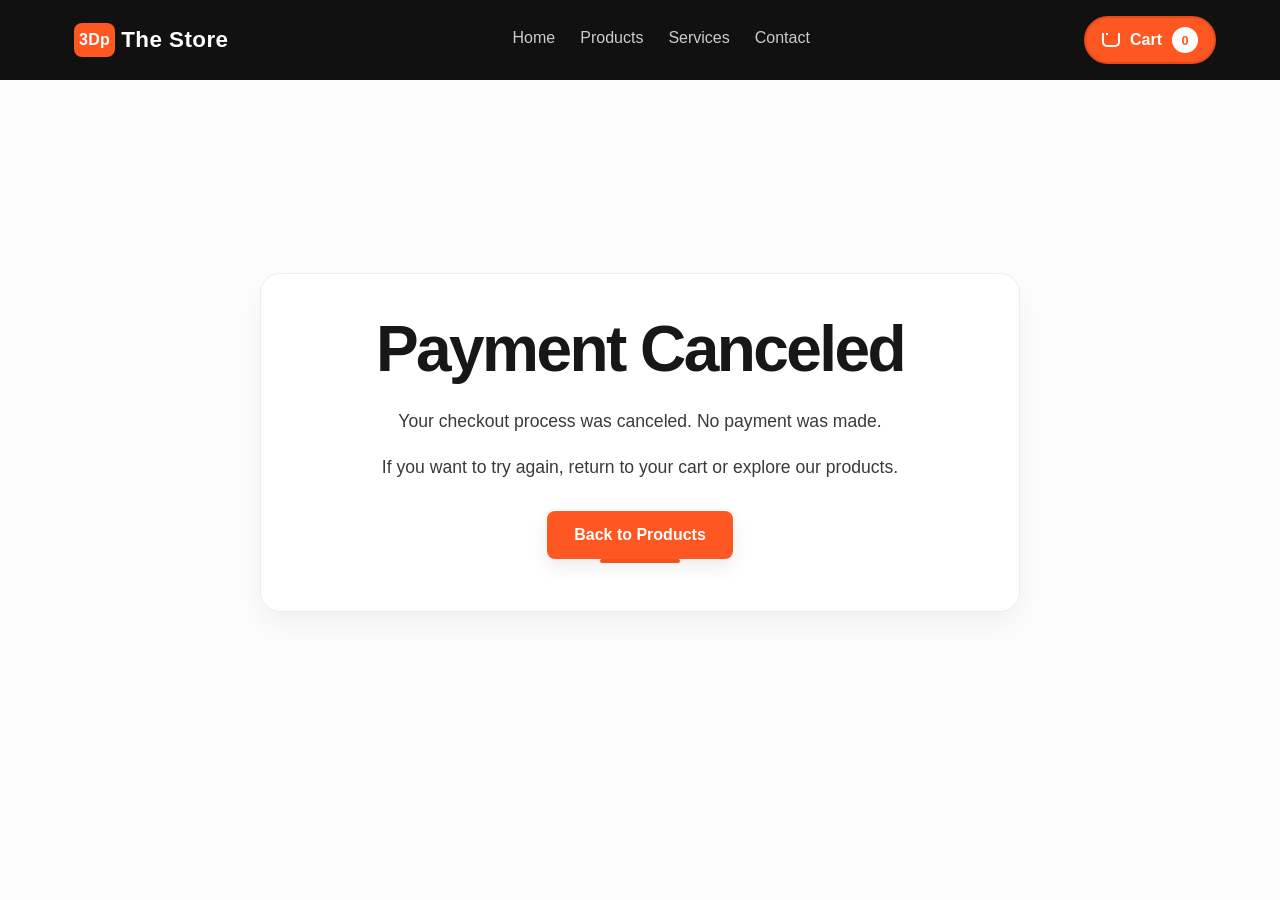
<file: cancel.html>
<!DOCTYPE html>
<html lang="en">
<head>
    <meta charset="UTF-8">
    <meta name="viewport" content="width=device-width, initial-scale=1.0">
    <title>Payment Canceled | 3D Print Forge</title>
    <link rel="icon" type="image/x-icon" href="https://3dpstore.us.com/favicon.ico">
<link rel="icon" type="image/png" sizes="48x48" href="https://3dpstore.us.com/favicon-48x48.png">
<link rel="icon" type="image/png" sizes="96x96" href="https://3dpstore.us.com/favicon-96x96.png">
<link rel="icon" type="image/png" sizes="32x32" href="https://3dpstore.us.com/favicon-32x32.png">
<link rel="icon" type="image/png" sizes="16x16" href="https://3dpstore.us.com/favicon-16x16.png">
<link rel="apple-touch-icon" sizes="180x180" href="https://3dpstore.us.com/apple-touch-icon.png">
<link rel="icon" type="image/png" sizes="192x192" href="https://3dpstore.us.com/android-chrome-192x192.png">
<link rel="icon" type="image/png" sizes="512x512" href="https://3dpstore.us.com/android-chrome-512x512.png">
    <link rel="stylesheet" href="/style.css">
</head>
<body>
    <div id="site-nav"></div>
    <main class="page-container cancel-page">
        <div class="page-heading cancel-content">
            <h1>Payment Canceled</h1>
            <p>Your checkout process was canceled. No payment was made.</p>
            <p>If you want to try again, return to your cart or explore our products.</p>
            <div class="cancel-actions">
                <a class="btn" href="/products.html">Back to Products</a>
            </div>
        </div>
    </main>
    <script src="/nav.js"></script>
</body>
</html>
</file>
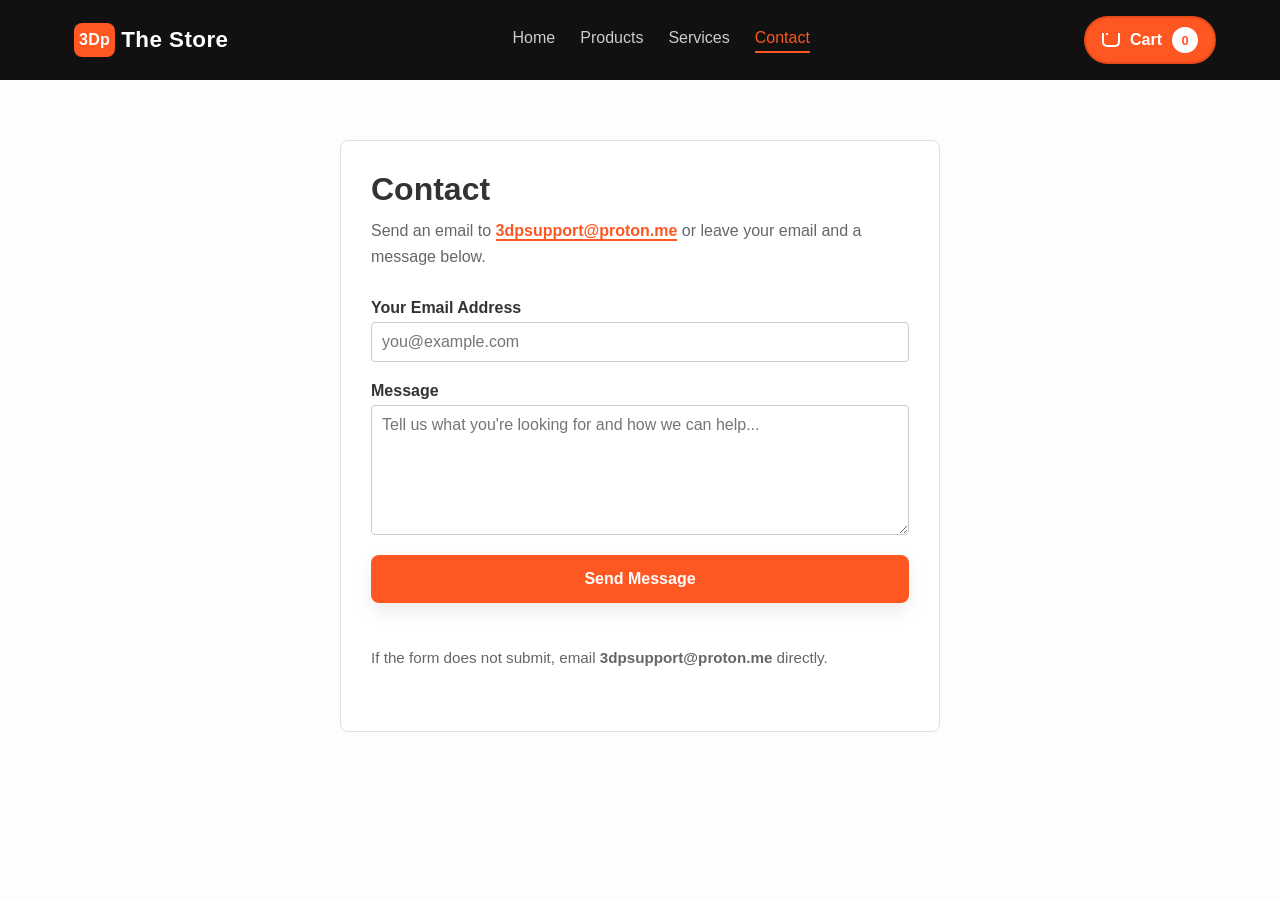
<file: contact.html>
<!DOCTYPE html>
<html lang="en">
<head>
    <!-- Google tag (gtag.js) -->
    <script async src="https://www.googletagmanager.com/gtag/js?id=G-T02Y4NC32Z"></script>
    <script>
      window.dataLayer = window.dataLayer || [];
      function gtag(){dataLayer.push(arguments);}
      gtag('js', new Date());
      gtag('config', 'G-T02Y4NC32Z');
    </script>
    <meta charset="UTF-8">
    <meta name="viewport" content="width=device-width, initial-scale=1.0">
    <title>3D Print Forge | Contact</title>
    
    <link rel="icon" type="image/x-icon" href="https://3dpstore.us.com/favicon.ico">
<link rel="icon" type="image/png" sizes="48x48" href="https://3dpstore.us.com/favicon-48x48.png">
<link rel="icon" type="image/png" sizes="96x96" href="https://3dpstore.us.com/favicon-96x96.png">
<link rel="icon" type="image/png" sizes="32x32" href="https://3dpstore.us.com/favicon-32x32.png">
<link rel="icon" type="image/png" sizes="16x16" href="https://3dpstore.us.com/favicon-16x16.png">
<link rel="apple-touch-icon" sizes="180x180" href="https://3dpstore.us.com/apple-touch-icon.png">
<link rel="icon" type="image/png" sizes="192x192" href="https://3dpstore.us.com/android-chrome-192x192.png">
<link rel="icon" type="image/png" sizes="512x512" href="https://3dpstore.us.com/android-chrome-512x512.png">
    <link rel="stylesheet" href="/style.css">
</head>
<body>
    <a class="skip-link" href="#main-content">Skip to content</a>

    <div id="site-nav"></div>
    <div id="cart-root"></div>

    <main id="main-content" class="form-container">
        <h1>Contact</h1>
        <p>Send an email to <a href="mailto:3dpsupport@proton.me" class="highlight-link">3dpsupport@proton.me</a> or leave your email and a message below.</p>
        
        <form id="contact-form" class="contact-form" action="https://formspree.io/f/xvkpzydr" method="POST">
            <label for="visitor-email">Your Email Address</label>
            <input type="email" id="visitor-email" name="email" required placeholder="you@example.com">

            <label for="note">Message</label>
            <textarea id="note" name="message" rows="6" required placeholder="Tell us what you're looking for and how we can help..."></textarea>

            <button type="submit" class="btn">Send Message</button>
            <div id="form-status" class="form-status" aria-live="polite" aria-atomic="true"></div>
            <p id="form-fallback" class="form-fallback">If the form does not submit, email <strong>3dpsupport@proton.me</strong> directly.</p>
        </form>
    </main>
    <script src="/nav.js"></script>
    <script src="/cart.js"></script>
    <script src="/contact.js"></script>
</body>
</html>
</file>
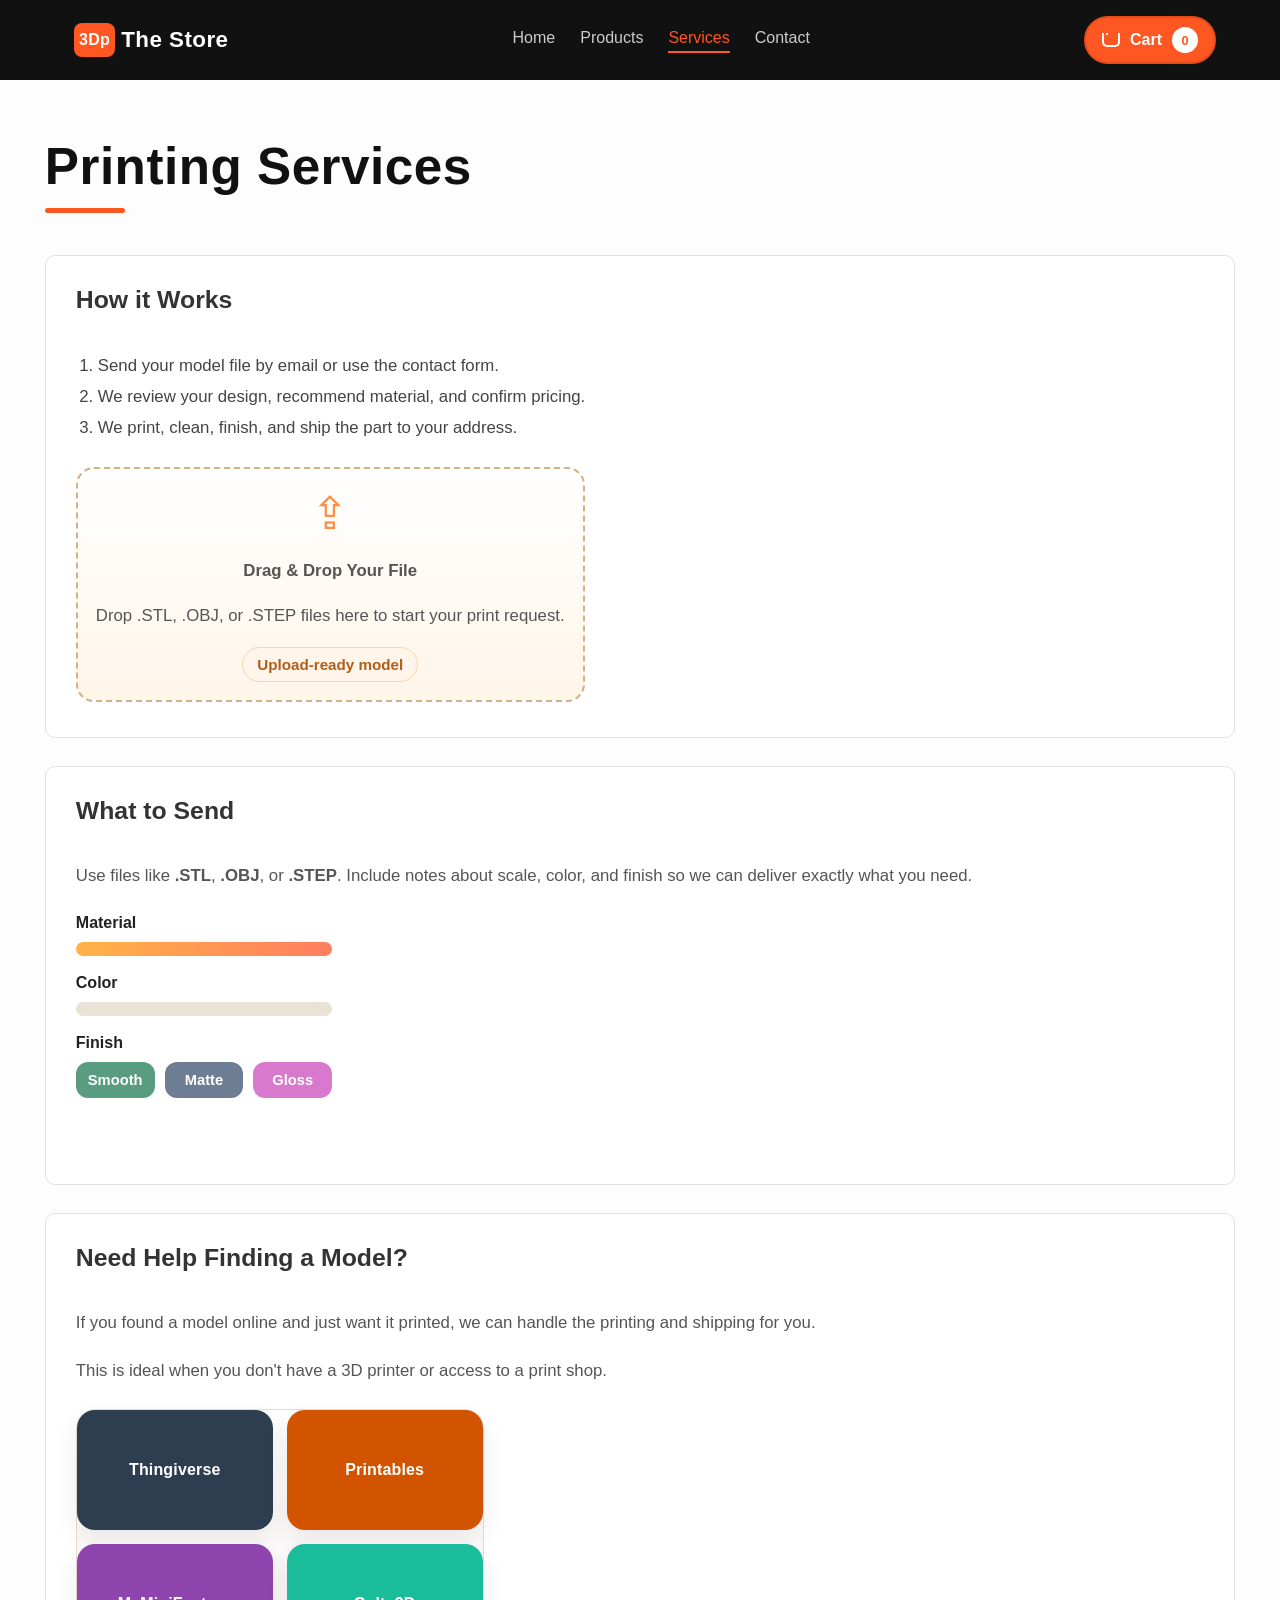
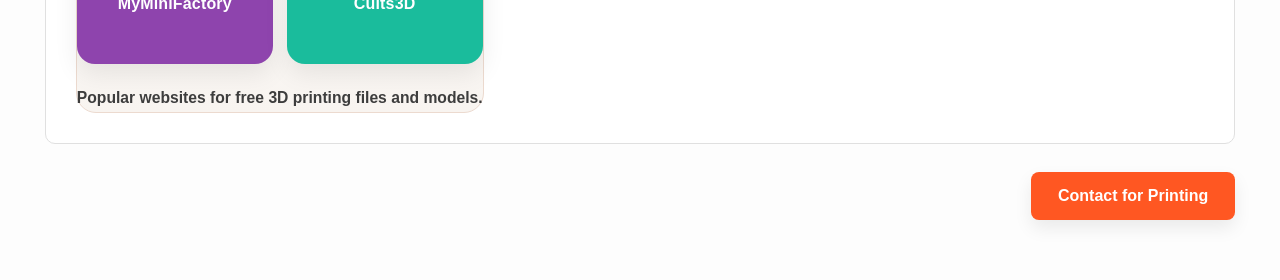
<file: services.html>
<!DOCTYPE html>
<html lang="en">
<head>
    <!-- Google tag (gtag.js) -->
    <script async src="https://www.googletagmanager.com/gtag/js?id=G-T02Y4NC32Z"></script>
    <script>
      window.dataLayer = window.dataLayer || [];
      function gtag(){dataLayer.push(arguments);}
      gtag('js', new Date());
      gtag('config', 'G-T02Y4NC32Z');
    </script>
    <meta charset="UTF-8">
    <meta name="viewport" content="width=device-width, initial-scale=1.0">
    <title>3D Print Forge | Services</title>

    <link rel="icon" type="image/x-icon" href="https://3dpstore.us.com/favicon.ico">
<link rel="icon" type="image/png" sizes="48x48" href="https://3dpstore.us.com/favicon-48x48.png">
<link rel="icon" type="image/png" sizes="96x96" href="https://3dpstore.us.com/favicon-96x96.png">
<link rel="icon" type="image/png" sizes="32x32" href="https://3dpstore.us.com/favicon-32x32.png">
<link rel="icon" type="image/png" sizes="16x16" href="https://3dpstore.us.com/favicon-16x16.png">
<link rel="apple-touch-icon" sizes="180x180" href="https://3dpstore.us.com/apple-touch-icon.png">
<link rel="icon" type="image/png" sizes="192x192" href="https://3dpstore.us.com/android-chrome-192x192.png">
<link rel="icon" type="image/png" sizes="512x512" href="https://3dpstore.us.com/android-chrome-512x512.png">
    <link rel="stylesheet" href="/style.css">
</head>
<body>
    <a class="skip-link" href="#main-content">Skip to content</a>

    <div id="site-nav"></div>
    <div id="cart-root"></div>

    <main id="main-content" class="page-container services-page">
        <h1 class="page-title">Printing Services</h1>

        <section class="service-block">
            <div class="service-block-content">
                <h2>How it Works</h2>
                <ol>
                    <li>Send your model file by email or use the contact form.</li>
                    <li>We review your design, recommend material, and confirm pricing.</li>
                    <li>We print, clean, finish, and ship the part to your address.</li>
                </ol>
            </div>
            <div class="service-block-visual drag-drop-visual">
                <div class="drag-drop-box">
                    <div class="drag-drop-icon">⇪</div>
                    <p class="visual-title">Drag &amp; Drop Your File</p>
                    <p class="visual-note">Drop .STL, .OBJ, or .STEP files here to start your print request.</p>
                    <div class="file-chip">Upload-ready model</div>
                </div>
            </div>
        </section>

        <section class="service-block">
            <div class="service-block-content">
                <h2>What to Send</h2>
                <p>Use files like <strong>.STL</strong>, <strong>.OBJ</strong>, or <strong>.STEP</strong>. Include notes about scale, color, and finish so we can deliver exactly what you need.</p>
            </div>
            <div class="service-block-visual color-scale-visual">
                <div class="scale-row">
                    <span>Material</span>
                    <div class="scale-bar material-bar"></div>
                </div>
                <div class="scale-row">
                    <span>Color</span>
                    <div class="scale-bar color-bar"></div>
                </div>
                <div class="scale-row">
                    <span>Finish</span>
                    <div class="finish-swatches">
                        <div class="swatch smooth">Smooth</div>
                        <div class="swatch matte">Matte</div>
                        <div class="swatch gloss">Gloss</div>
                    </div>
                </div>
            </div>
        </section>

        <section class="service-block">
            <div class="service-block-content">
                <h2>Need Help Finding a Model?</h2>
                <p>If you found a model online and just want it printed, we can handle the printing and shipping for you.</p>
                <p>This is ideal when you don't have a 3D printer or access to a print shop.</p>
            </div>
            <div class="service-block-visual quad-sites-visual">
                <div class="visual-grid">
                    <div class="site-card">Thingiverse</div>
                    <div class="site-card">Printables</div>
                    <div class="site-card">MyMiniFactory</div>
                    <div class="site-card">Cults3D</div>
                </div>
                <p class="visual-caption">Popular websites for free 3D printing files and models.</p>
            </div>
        </section>

        <div class="service-actions">
            <a href="/contact.html" class="btn">Contact for Printing</a>
        </div>
    </main>
    <script src="/nav.js"></script>
    <script src="/cart.js"></script>
</body>
</html>
</file>
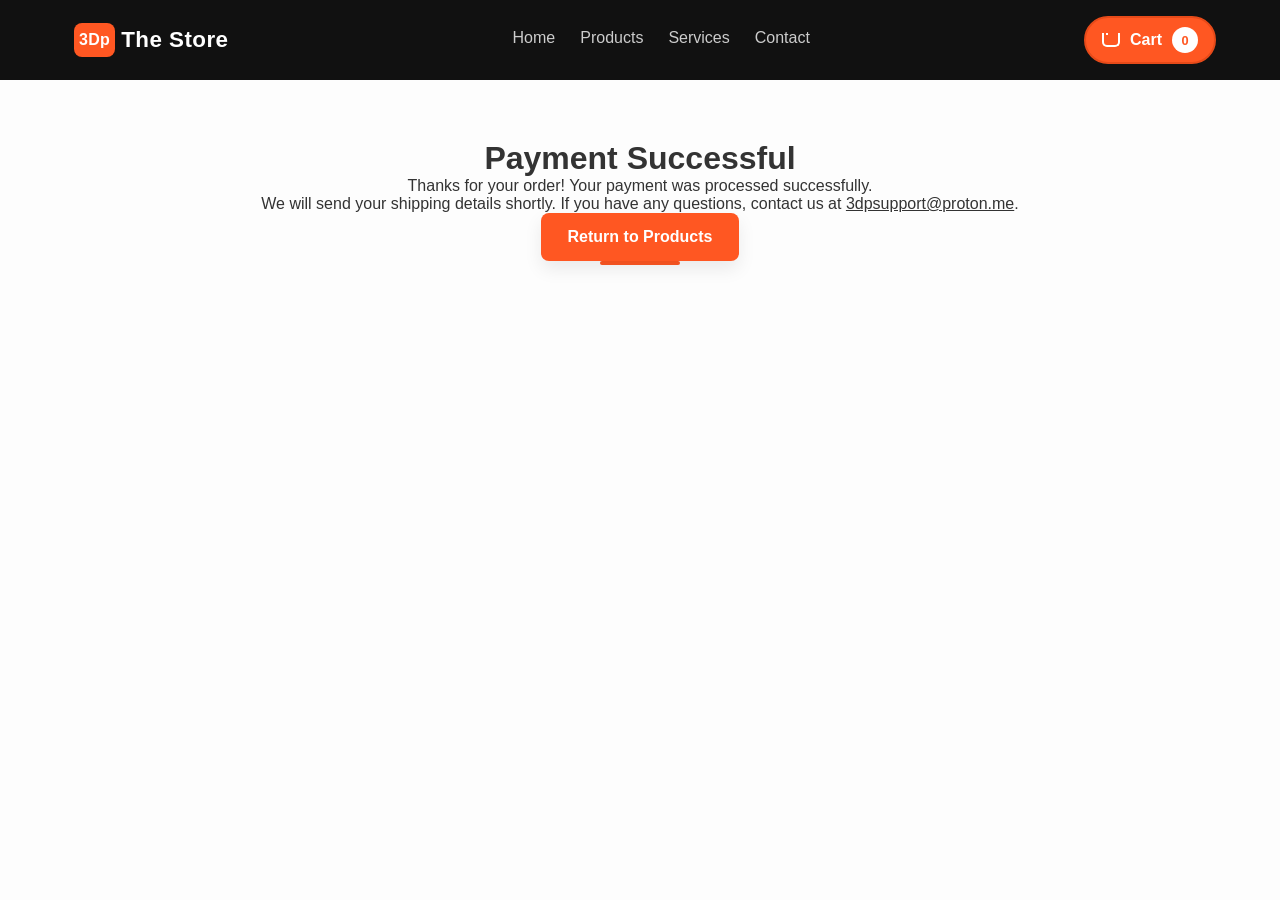
<file: success.html>
<!DOCTYPE html>
<html lang="en">
<head>
    <meta charset="UTF-8">
    <meta name="viewport" content="width=device-width, initial-scale=1.0">
    <title>Payment Successful | 3D Print Forge</title>

    <link rel="icon" type="image/x-icon" href="https://3dpstore.us.com/favicon.ico">
<link rel="icon" type="image/png" sizes="48x48" href="https://3dpstore.us.com/favicon-48x48.png">
<link rel="icon" type="image/png" sizes="96x96" href="https://3dpstore.us.com/favicon-96x96.png">
<link rel="icon" type="image/png" sizes="32x32" href="https://3dpstore.us.com/favicon-32x32.png">
<link rel="icon" type="image/png" sizes="16x16" href="https://3dpstore.us.com/favicon-16x16.png">
<link rel="apple-touch-icon" sizes="180x180" href="https://3dpstore.us.com/apple-touch-icon.png">
<link rel="icon" type="image/png" sizes="192x192" href="https://3dpstore.us.com/android-chrome-192x192.png">
<link rel="icon" type="image/png" sizes="512x512" href="https://3dpstore.us.com/android-chrome-512x512.png">
    <link rel="stylesheet" href="/style.css">
</head>
<body>
    <div id="site-nav"></div>
    <main class="page-container">
        <div class="page-heading">
            <h1>Payment Successful</h1>
            <p>Thanks for your order! Your payment was processed successfully.</p>
            <p>We will send your shipping details shortly. If you have any questions, contact us at <a href="mailto:3dpsupport@proton.me">3dpsupport@proton.me</a>.</p>
            <a class="btn" href="/products.html">Return to Products</a>
        </div>
    </main>
    <script src="/nav.js"></script>
</body>
</html>
</file>
<file: style.css>
/* Core Styling Rules */
* {
    margin: 0;
    padding: 0;
    box-sizing: border-box;
    font-family: 'Segoe UI', Tahoma, Geneva, Verdana, sans-serif;
}

html,
body {
    min-height: 100%;
}

html {
    overflow-x: hidden;
}

body {
    background-color: #fdfdfd;
    color: #333;
    -webkit-text-size-adjust: 100%;
    text-size-adjust: 100%;
}

img,
svg,
video,
iframe,
embed,
object {
    max-width: 100%;
    display: block;
}

body.home-page {
    background-color: #fdfdfd;
    overflow-x: hidden;
}

.home-page .hero {
    width: 100vw;
    max-width: 100%;
    margin-left: calc(50% - 50vw);
    background: url('p1sbackground.avif') center/cover no-repeat;
    background-attachment: fixed;
    position: relative;
    padding: 60px 0 50px;
    min-height: calc(100vh - 68px);
}

.home-page .hero .hero-buttons {
    justify-content: center;
}

.home-page .hero::before {
    content: "";
    position: absolute;
    inset: 0;
    background: rgba(0, 0, 0, 0.55);
    pointer-events: none;
    z-index: 0;
}

.home-page .hero > * {
    position: relative;
    z-index: 1;
}

body a {
    color: inherit;
    text-decoration: underline;
}

body a:hover,
body a:focus-visible {
    color: #ff5722;
}

.highlight-link {
    color: #ff5722;
    font-weight: 700;
    text-decoration: none;
    border-bottom: 2px solid #ff5722;
}

.highlight-link:hover,
.highlight-link:focus-visible {
    color: #e64a19;
    border-bottom-color: #e64a19;
}
/* Global Navigation Setup */
.navbar {
    display: flex;
    justify-content: space-between;
    align-items: center;
    padding: 15px 5%;
    background-color: #111111;
    color: white;
}

.logo {
    display: inline-flex;
    align-items: center;
    gap: 6px;
    font-size: 1.4rem;
    font-weight: bold;
    text-decoration: none;
    padding: 8px 10px;
    border-radius: 12px;
    background: transparent;
    transition: transform 0.2s ease;
}

.logo:hover,
.logo:focus-visible {
    transform: translateY(-1px);
}

.logo-icon {
    display: inline-flex;
    align-items: center;
    justify-content: center;
    min-width: 34px;
    height: 34px;
    border-radius: 8px;
    background: #ff5722;
    color: white;
    font-size: 1rem;
    font-weight: 900;
    letter-spacing: 0.02em;
    padding: 0 5px;
}

.logo-text {
    letter-spacing: 0.02em;
}

.nav-links {
    display: flex;
    list-style: none;
    gap: 25px;
}

.nav-links a {
    color: #cccccc;
    text-decoration: none;
    font-weight: 500;
    padding-bottom: 5px;
}

.nav-links a:hover, .nav-links a.active {
    color: #ff5722; /* High-visibility 3D print orange accent color */
    border-bottom: 2px solid #ff5722;
}

.nav-actions {
    display: flex;
    align-items: center;
}

.cart-toggle {
    display: inline-flex;
    align-items: center;
    justify-content: center;
    gap: 10px;
    min-height: 48px;
    padding: 0 16px;
    background: #ff5722;
    border: 2px solid #e64a19;
    border-radius: 999px;
    color: white;
    font-size: 1rem;
    font-weight: 700;
    cursor: pointer;
    transition: transform 0.2s ease, box-shadow 0.2s ease;
    position: relative;
}

.cart-toggle:hover,
.cart-toggle:focus-visible {
    transform: scale(1.03);
    box-shadow: 0 10px 22px rgba(255,87,34,0.28);
}

.cart-icon {
    display: inline-block;
    width: 18px;
    height: 14px;
    position: relative;
    border: 2px solid white;
    border-top: none;
    border-radius: 0 0 5px 5px;
    overflow: hidden;
}

.cart-icon::before {
    content: '';
    position: absolute;
    top: -8px;
    left: 2px;
    width: 12px;
    height: 8px;
    border: 2px solid white;
    border-bottom: none;
    border-radius: 4px 4px 0 0;
}

.cart-icon::after {
    content: '';
    position: absolute;
    bottom: -4px;
    left: 2px;
    width: 4px;
    height: 4px;
    background: white;
    border-radius: 50%;
    box-shadow: 8px 0 0 white;
}

.cart-object {
    display: none;
    position: absolute;
    top: 4px;
    left: 4px;
    width: 8px;
    height: 6px;
    background: white;
    box-shadow: inset 0 0 0 1px rgba(0,0,0,0.12);
    border-radius: 2px;
}

.cart-toggle.has-items .cart-object {
    display: block;
}

.cart-toggle:hover .cart-object,
.cart-toggle:focus-visible .cart-object {
    transform: translateY(-1px);
}

.cart-label {
    display: inline-block;
}

.cart-badge {
    display: inline-flex;
    align-items: center;
    justify-content: center;
    min-width: 26px;
    height: 26px;
    border-radius: 999px;
    background: white;
    color: #ff5722;
    font-size: 0.8rem;
    font-weight: 800;
    padding: 0 6px;
}

/* Home Page Specific Layout */
.hero {
    height: 85vh;
    display: flex;
    flex-direction: column;
    justify-content: center;
    align-items: center;
    text-align: center;
    background: transparent;
    color: white;
    padding: 20px;
}

.hero h1 {
    font-size: 3.5rem;
    margin-bottom: 15px;
}

.hero p {
    font-size: 1.3rem;
    color: #bbb;
    margin-bottom: 35px;
    max-width: 600px;
}

.hero-buttons {
    display: flex;
    gap: 15px;
}

.detail-actions {
    display: flex;
    flex-wrap: wrap;
    gap: 14px;
    margin-top: 20px;
    justify-content: space-between;
    align-items: center;
}

.bottom-actions {
    justify-content: space-between;
    margin-top: 40px;
}

/* Dynamic Grids & Layout Containers */
.page-container {
    padding: 60px 3.5%;
    width: min(100%, 1500px);
    margin: 0 auto;
}

.page-heading {
    text-align: center;
    margin-bottom: 45px;
    max-width: 1200px;
    margin-left: auto;
    margin-right: auto;
}

.cancel-page {
    display: flex;
    align-items: center;
    justify-content: center;
    min-height: calc(100vh - 130px);
    padding-top: 40px;
    padding-bottom: 40px;
}

.cancel-content {
    max-width: 760px;
    width: 100%;
    padding: 40px 28px 30px;
    background: #fff;
    border: 1px solid #ececec;
    border-radius: 20px;
    box-shadow: 0 14px 30px rgba(0, 0, 0, 0.05);
    text-align: center;
}

.cancel-content h1 {
    font-size: clamp(2.5rem, 5vw, 4rem);
    margin-bottom: 22px;
    line-height: 1.1;
    letter-spacing: -0.04em;
    color: #171717;
}

.cancel-content p {
    display: block;
    margin: 0 0 16px;
    font-size: 1.1rem;
    line-height: 1.7;
    color: #3a3a3a;
}

.cancel-actions {
    margin-top: 28px;
    display: flex;
    justify-content: center;
}

.page-title {
    font-size: clamp(2.8rem, 4vw, 3.6rem);
    font-weight: 900;
    color: #111;
    letter-spacing: 0.03em;
    line-height: 1.05;
    margin-bottom: 18px;
}

.page-heading::after {
    content: '';
    display: block;
    width: 80px;
    height: 4px;
    background: #ff5722;
    margin: 0 auto 18px auto;
    border-radius: 4px;
}

.page-intro {
    color: #555;
    font-size: 1rem;
    max-width: 900px;
    margin: 0 auto;
    line-height: 1.8;
}

.services-page .page-title {
    text-align: left;
    margin-bottom: 42px;
    font-size: clamp(3rem, 4vw, 4.4rem);
    letter-spacing: 0.01em;
    max-width: 860px;
}

.services-page .page-title::after {
    content: '';
    display: block;
    width: 80px;
    height: 5px;
    background: #ff5722;
    margin-top: 14px;
    border-radius: 4px;
}

.services-page .service-actions {
    display: flex;
    justify-content: flex-end;
    margin-top: 18px;
}

.service-block {
    background: white;
    border: 1px solid #e0e0e0;
    border-radius: 10px;
    padding: 30px;
    margin-bottom: 28px;
    min-height: 320px;
    display: grid;
    grid-template-columns: minmax(0, 1fr) 360px;
    gap: 24px;
    align-items: start;
}

.service-block-content {
    display: flex;
    flex-direction: column;
    gap: 18px;
    padding-right: 8px;
}

.service-block-visual {
    background: transparent;
    border: none;
    border-radius: 0;
    padding: 0;
    min-height: 240px;
    display: flex;
    flex-direction: column;
    justify-content: flex-start;
    align-items: stretch;
}

.service-block-visual.image-visual,
.service-block-visual.color-scale-visual,
.service-block-visual.quad-sites-visual {
    padding: 0;
}

.visual-image-wrap {
    width: 100%;
    min-height: 220px;
    overflow: hidden;
    border-radius: 18px;
}

.visual-image-wrap img {
    width: 100%;
    height: 100%;
    object-fit: cover;
    display: block;
}

.visual-caption {
    margin-top: 16px;
    font-size: 0.97rem;
    font-weight: 700;
    color: #333;
    line-height: 1.5;
    text-align: left;
}

.image-grid-visual .visual-grid {
    display: grid;
    grid-template-columns: repeat(2, minmax(0, 1fr));
    gap: 10px;
}

.image-grid-visual .grid-image {
    min-height: 100px;
    overflow: hidden;
    border-radius: 14px;
}

.image-grid-visual .grid-image img {
    width: 100%;
    height: 100%;
    object-fit: cover;
    display: block;
}

.drag-drop-visual .drag-drop-box {
    display: grid;
    justify-items: center;
    gap: 16px;
    padding: 18px;
    border: 2px dashed #d3b086;
    border-radius: 18px;
    background: linear-gradient(180deg, rgba(255,255,255,0.96), rgba(255,245,232,0.95));
}

.drag-drop-icon {
    font-size: 2.8rem;
    color: #ff8c42;
}

.visual-title {
    font-size: 1.05rem;
    font-weight: 800;
    color: #222;
    text-align: center;
}

.visual-note {
    color: #5f5f5f;
    line-height: 1.6;
    text-align: center;
}

.file-chip {
    display: inline-flex;
    align-items: center;
    justify-content: center;
    padding: 8px 14px;
    background: #fff5ea;
    border: 1px solid #ffd2a8;
    border-radius: 999px;
    color: #b15f18;
    font-weight: 700;
    font-size: 0.95rem;
}

.color-scale-visual .scale-row {
    display: grid;
    gap: 10px;
    margin-bottom: 18px;
}

.color-scale-visual span {
    font-weight: 700;
    color: #222;
}

.scale-bar {
    width: 100%;
    height: 14px;
    border-radius: 999px;
    background: #e9e2d7;
    overflow: hidden;
}

.material-bar {
    background: linear-gradient(90deg, #ffb347 0%, #ff7e5f 100%);
}

.color-bar {
    background: linear-gradient(90deg, #ff8a65 0%, #f06292 100%);
}

.finish-swatches {
    display: grid;
    grid-template-columns: repeat(3, minmax(0, 1fr));
    gap: 10px;
}

.swatch {
    border-radius: 12px;
    padding: 10px 12px;
    font-weight: 700;
    font-size: 0.92rem;
    text-align: center;
    color: white;
}

.swatch.smooth { background: #5a9c80; }
.swatch.matte { background: #6d7e94; }
.swatch.gloss { background: #d979ce; }

.quad-sites-visual .visual-grid {
    display: grid;
    grid-template-columns: repeat(2, minmax(0, 1fr));
    gap: 10px;
}

.site-card {
    min-height: 96px;
    border-radius: 16px;
    display: flex;
    align-items: center;
    justify-content: center;
    text-align: center;
    padding: 18px;
    font-weight: 700;
    color: white;
}

.site-card:nth-child(1) { background: #3b5998; }
.site-card:nth-child(2) { background: #ff6f61; }
.site-card:nth-child(3) { background: #7141f4; }
.site-card:nth-child(4) { background: #2d9cdb; }

.drag-drop-visual .drag-drop-box {
    display: grid;
    justify-items: center;
    gap: 16px;
    padding: 18px;
    border: 2px dashed #d3b086;
    border-radius: 18px;
    background: linear-gradient(180deg, rgba(255,255,255,0.96), rgba(255,245,232,0.95));
}

.drag-drop-icon {
    font-size: 2.8rem;
    color: #ff8c42;
}

.visual-title {
    font-size: 1.05rem;
    font-weight: 800;
    color: #222;
    text-align: center;
}

.visual-note {
    color: #5f5f5f;
    line-height: 1.6;
    text-align: center;
}

.file-chip {
    display: inline-flex;
    align-items: center;
    justify-content: center;
    padding: 8px 14px;
    background: #fff5ea;
    border: 1px solid #ffd2a8;
    border-radius: 999px;
    color: #b15f18;
    font-weight: 700;
    font-size: 0.95rem;
}

.color-scale-visual .scale-row {
    display: grid;
    gap: 10px;
    margin-bottom: 18px;
}

.color-scale-visual span {
    font-weight: 700;
    color: #222;
}

.scale-bar {
    width: 100%;
    height: 14px;
    border-radius: 999px;
    background: #e9e2d7;
    overflow: hidden;
}

.material-bar {
    background: linear-gradient(90deg, #ffb347 0%, #ff7e5f 100%);
}

.strength-bar {
    background: linear-gradient(90deg, #8ec5fc 0%, #e0c3fc 100%);
}

.finish-swatches {
    display: grid;
    grid-template-columns: repeat(3, minmax(0, 1fr));
    gap: 10px;
}

.swatch {
    border-radius: 12px;
    padding: 10px 12px;
    font-weight: 700;
    font-size: 0.92rem;
    text-align: center;
    color: white;
}

.swatch.smooth { background: #5a9c80; }
.swatch.matte { background: #6d7e94; }
.swatch.gloss { background: #d979ce; }

.quad-sites-visual {
    background: linear-gradient(180deg, #ffffff 0%, #f8f4f0 100%);
    border: 1px solid #ecdacf;
    border-radius: 20px;
    padding: 18px;
}

.quad-sites-visual .visual-grid {
    display: grid;
    grid-template-columns: repeat(2, minmax(0, 1fr));
    gap: 14px;
}

.site-card {
    min-height: 120px;
    border-radius: 18px;
    display: flex;
    align-items: center;
    justify-content: center;
    text-align: center;
    padding: 20px;
    font-weight: 800;
    font-size: 1rem;
    letter-spacing: 0.01em;
    color: white;
    box-shadow: 0 10px 24px rgba(0,0,0,0.08);
    transition: transform 0.2s ease, box-shadow 0.2s ease;
}

.site-card:hover,
.site-card:focus-visible {
    transform: translateY(-4px);
    box-shadow: 0 16px 28px rgba(0,0,0,0.14);
}

.site-card:nth-child(1) { background: #2c3e50; }
.site-card:nth-child(2) { background: #d35400; }
.site-card:nth-child(3) { background: #8e44ad; }
.site-card:nth-child(4) { background: #1abc9c; }

.quad-sites-visual .visual-caption {
    margin-top: 20px;
    font-size: 0.98rem;
    font-weight: 700;
    color: #3d3d3d;
    text-align: left;
}

@media (max-width: 980px) {
    .service-block {
        grid-template-columns: 1fr;
    }

    .service-block-visual {
        min-height: auto;
    }
}

.product-section {
    margin-bottom: 60px;
}

.product-section h2 {
    font-size: 2.2rem;
    color: #111;
    margin-bottom: 22px;
    letter-spacing: 0.03em;
    font-weight: 800;
    line-height: 1.1;
    border-bottom: 3px solid #ff5722;
    display: inline-block;
    padding-bottom: 8px;
}

.product-grid {
    display: grid;
    grid-template-columns: repeat(auto-fit, minmax(280px, 1fr));
    gap: 30px;
}

/* Product Cards */
.product-card {
    background: white;
    border: 1px solid #e0e0e0;
    border-radius: 8px;
    padding: 20px;
    text-align: center;
    box-shadow: 0 4px 6px rgba(0,0,0,0.05);
    display: flex;
    flex-direction: column;
}

.product-card .btn.add-to-cart {
    margin-top: auto;
}

.product-card.large-placeholder {
    padding: 30px;
    margin: 20px 0;
}

.product-image-placeholder {
    height: 180px;
    background-color: #f0f0f0;
    display: flex;
    align-items: center;
    justify-content: center;
    border-radius: 6px;
    margin-bottom: 15px;
    color: #777;
}

.product-image-grid {
    display: grid;
    grid-template-columns: repeat(2, minmax(0, 1fr));
    gap: 10px;
    margin-bottom: 16px;
}

.product-image-grid img,
.product-slider img,
.product-card img {
    width: 100%;
    border-radius: 8px;
    border: 1px solid #e4e4e4;
    background: #fafafa;
    display: block;
}

.product-card .product-image {
    width: 100%;
    margin-bottom: 18px;
    display: grid;
    place-items: center;
    overflow: hidden;
}

.product-card .product-image img {
    width: auto;
    max-width: 100%;
    height: auto;
    max-height: 220px;
    object-fit: contain;
    margin: 0 auto;
}

.product-card.large-placeholder .product-image {
    display: grid;
    place-items: center;
}

.product-card.large-placeholder .product-image img {
    width: auto;
    max-width: 100%;
    height: auto;
    max-height: 240px;
    object-fit: contain;
}

.product-slider {
    margin: 40px auto 30px;
    max-width: 780px;
}

.product-slider input[type="radio"] {
    display: none;
}

.slides {
    position: relative;
    overflow: hidden;
    border-radius: 16px;
}

.slide {
    opacity: 0;
    position: absolute;
    inset: 0;
    transition: opacity 0.4s ease;
}

.slide img {
    width: 100%;
    height: auto;
    display: block;
}

#slide-1:checked ~ .slides .slide:nth-of-type(1),
#slide-2:checked ~ .slides .slide:nth-of-type(2),
#slide-3:checked ~ .slides .slide:nth-of-type(3),
#slide-4:checked ~ .slides .slide:nth-of-type(4) {
    opacity: 1;
    position: relative;
}

.slider-controls {
    display: flex;
    justify-content: center;
    gap: 12px;
    margin-top: 16px;
}

.slider-dot {
    width: 14px;
    height: 14px;
    border-radius: 50%;
    background: #ddd;
    cursor: pointer;
    transition: background 0.2s ease, transform 0.2s ease;
}

#slide-1:checked ~ .slider-controls label[for="slide-1"],
#slide-2:checked ~ .slider-controls label[for="slide-2"],
#slide-3:checked ~ .slider-controls label[for="slide-3"],
#slide-4:checked ~ .slider-controls label[for="slide-4"] {
    background: #ff5722;
    transform: scale(1.1);
}

.product-card h3 {
    margin: 0 auto 18px;
    text-align: center;
    font-size: 1.1rem;
    font-weight: 700;
    line-height: 1.3;
    letter-spacing: 0.01em;
}

.product-card h3 a {
    color: #111;
    text-decoration: none;
}

.product-card h3 a:hover,
.product-card h3 a:focus-visible {
    color: #ff5722;
}

.product-card p { color: #666; font-size: 0.95rem; }
.price { color: #ff5722 !important; font-weight: bold; font-size: 1.2rem !important; margin: 5px 0 10px 0; }

/* Responsive mobile scaling */
@media (max-width: 900px) {
    .page-container {
        padding: 40px 5%;
    }

    .product-grid {
        gap: 22px;
    }

    .product-card {
        padding: 18px;
    }

    .product-card .product-image img {
        max-height: 200px;
    }

    .product-card h3 {
        font-size: 1.05rem;
    }

    .price {
        font-size: 1.15rem !important;
    }
}

@media (max-width: 640px) {
    .page-container {
        padding: 30px 4%;
    }

    .product-grid {
        grid-template-columns: 1fr;
        gap: 18px;
    }

    .product-card {
        padding: 16px;
    }

    .product-card .product-image img {
        max-height: 180px;
    }

    .product-card h3 {
        font-size: 1rem;
    }

    .product-card p,
    .product-card .price {
        font-size: 0.95rem;
    }

    .btn,
    .btn-secondary {
        width: 100%;
        padding: 12px 16px;
    }

    .slider-controls {
        gap: 10px;
    }

    .slider-dot {
        width: 12px;
        height: 12px;
    }
}

@media (max-width: 420px) {
    .page-container {
        padding: 24px 3.5%;
    }

    .product-card {
        padding: 14px;
    }

    .product-card .product-image img {
        max-height: 160px;
    }

    .product-card h3 {
        font-size: 0.98rem;
    }

    .product-card p,
    .product-card .price {
        font-size: 0.92rem;
    }

    .btn,
    .btn-secondary {
        padding: 10px 14px;
    }
}

@media (max-width: 768px) {
    .navbar {
        flex-wrap: wrap;
        gap: 12px 16px;
        padding: 12px 4%;
    }

    .logo {
        font-size: 1.1rem;
    }

    .nav-links {
        order: 3;
        width: 100%;
        justify-content: space-between;
        gap: 8px 12px;
        flex-wrap: wrap;
        font-size: 0.9rem;
    }

    .nav-links a {
        padding-bottom: 4px;
        white-space: nowrap;
    }

    .nav-actions {
        margin-left: auto;
    }

    .navbar .logo {
        max-width: 100%;
    }

    .home-page .hero {
        min-height: 72vh;
        padding: 44px 20px 36px;
        background-attachment: scroll;
    }

    .hero {
        min-height: 55vh;
        padding: 38px 18px;
    }

    .hero h1 {
        font-size: clamp(2.3rem, 11vw, 3.2rem);
        line-height: 1.1;
    }

    .hero p {
        font-size: 1.02rem;
        margin-bottom: 24px;
    }

    .hero-buttons,
    .detail-actions,
    .bottom-actions,
    .cancel-actions,
    .services-page .service-actions {
        flex-direction: column;
        align-items: stretch;
        width: 100%;
    }

    .hero-buttons .btn,
    .detail-actions .btn,
    .bottom-actions .btn,
    .cancel-actions .btn,
    .services-page .service-actions .btn {
        width: 100%;
    }

    .page-container {
        padding: 40px 5%;
    }

    .page-title,
    .cancel-content h1 {
        letter-spacing: -0.02em;
    }

    .service-block {
        grid-template-columns: 1fr;
        padding: 20px 16px;
        gap: 18px;
    }

    .service-block-visual {
        min-height: auto;
    }

    .visual-caption,
    .visual-note {
        font-size: 0.92rem;
    }

    .form-container {
        margin: 30px auto;
        padding: 20px 16px;
        border-radius: 12px;
    }

    .form-container h1 {
        font-size: 2rem;
    }

    .form-container p {
        margin-bottom: 20px;
    }

    .contact-form input,
    .contact-form textarea,
    .quote-form input,
    .quote-form textarea,
    .contact-form .btn,
    .quote-form .btn {
        width: 100%;
    }

    .form-success {
        gap: 10px;
        padding: 14px 14px;
        align-items: center;
    }

    .form-success strong,
    .form-success span {
        font-size: 0.95rem;
    }

    .form-success-icon {
        width: 22px;
        height: 22px;
        font-size: 0.8rem;
    }

    .cart-panel {
        right: 12px;
        left: 12px;
        width: auto;
    }
}

/* Interactive Form Styling */
.form-container {
    max-width: 600px;
    margin: 60px auto;
    padding: 30px;
    background: white;
    border: 1px solid #e0e0e0;
    border-radius: 8px;
}

.form-container h1 { margin-bottom: 10px; }
.form-container p { margin-bottom: 30px; color: #666; line-height: 1.6; }

.contact-form, .quote-form {
    display: flex;
    flex-direction: column;
}

.contact-form label, .quote-form label {
    font-weight: 600;
    margin-bottom: 5px;
}

.contact-form input, .contact-form textarea,
.quote-form input, .quote-form textarea {
    padding: 10px;
    margin-bottom: 20px;
    border: 1px solid #ccc;
    border-radius: 4px;
    font-size: 1rem;
}

.form-status {
    min-height: 1.4em;
    margin-top: 12px;
    color: #147a0c;
    font-size: 0.95rem;
}

.form-status.error {
    color: #b42318;
}

.form-fallback {
    margin-top: 10px;
    color: #555;
    font-size: 0.95rem;
    line-height: 1.5;
}

.form-fallback a {
    color: #ff5722;
    text-decoration: underline;
}

.section-copy {
    max-width: 760px;
    margin: 0 auto 40px auto;
    color: #555;
    line-height: 1.8;
}

.service-block {
    background: white;
    border: 1px solid #e0e0e0;
    border-radius: 10px;
    padding: 30px;
    margin-bottom: 28px;
    min-height: 320px;
    display: flex;
    flex-direction: column;
    justify-content: center;
}

.service-block h2 {
    margin-bottom: 18px;
    font-size: 1.55rem;
}

.service-block p,
.service-block ol {
    color: #444;
    line-height: 1.85;
    font-size: 1.05rem;
}

.service-block ol {
    padding-left: 22px;
    margin-bottom: 0;
}

.service-block p {
    color: #555;
    line-height: 1.75;
}

.dropdown {
    position: relative;
}

.dropdown-menu {
    position: absolute;
    top: 105%;
    left: 0;
    min-width: 230px;
    background: #111111;
    border: 1px solid rgba(255,255,255,0.08);
    border-radius: 8px;
    padding: 10px 0;
    display: none;
    z-index: 10;
}

.dropdown:hover .dropdown-menu,
.dropdown:focus-within .dropdown-menu {
    display: block;
}

.dropdown-item {
    display: flex;
    align-items: center;
    gap: 12px;
    padding: 12px 18px;
    color: #e0e0e0;
    text-decoration: none;
    transition: background 0.2s ease, color 0.2s ease;
}

.skip-link {
    position: absolute;
    top: -40px;
    left: 0;
    background: #ff5722;
    color: white;
    padding: 10px 15px;
    z-index: 1000;
    text-decoration: none;
    font-weight: bold;
}

.skip-link:focus {
    top: 0;
}

a:focus-visible,
button:focus-visible,
input:focus-visible,
textarea:focus-visible {
    outline: 3px solid #ffab40;
    outline-offset: 3px;
}

.dropdown a {
    display: inline-flex;
    align-items: center;
}

.dropdown-item:hover {
    background: rgba(255,87,34,0.1);
    color: white;
}

.dropdown-image {
    font-size: 1.2rem;
}

.dropdown-item span:last-child {
    font-size: 0.95rem;
}

/* Reusable System Buttons */
.btn,
.btn-secondary,
.dropdown-item,
.logo {
    text-decoration: none;
}

.btn {
    display: inline-flex;
    align-items: center;
    justify-content: center;
    padding: 14px 26px;
    background-color: #ff5722;
    color: white;
    border-radius: 8px;
    font-weight: 700;
    border: 1px solid transparent;
    cursor: pointer;
    font-size: 1rem;
    transition: background-color 0.2s ease, transform 0.15s ease, box-shadow 0.2s ease;
    box-shadow: 0 8px 18px rgba(0,0,0,0.08);
}

.add-to-cart {
    margin-top: 18px;
    width: 100%;
}

.cart-panel {
    position: fixed;
    right: 20px;
    top: 18px;
    width: min(340px, calc(100vw - 24px));
    max-height: min(70vh, 540px);
    overflow-y: auto;
    background: rgba(255, 255, 255, 0.94);
    border: 1px solid rgba(17, 17, 17, 0.08);
    border-radius: 18px;
    box-shadow: 0 24px 48px rgba(0, 0, 0, 0.12);
    padding: 18px 18px 16px;
    z-index: 999;
    backdrop-filter: blur(12px);
    -webkit-backdrop-filter: blur(12px);
    transform: translateY(-12px) scale(0.98);
    opacity: 0;
    visibility: hidden;
    transition: transform 0.28s ease, opacity 0.28s ease, visibility 0.28s ease;
}

.cart-panel::before {
    content: "";
    position: absolute;
    top: 0;
    left: 18px;
    right: 18px;
    height: 4px;
    background: linear-gradient(90deg, #ff5722, #ff8a65);
    border-radius: 999px;
}

body.cart-open .cart-panel {
    transform: translateY(0) scale(1);
    opacity: 1;
    visibility: visible;
}

.cart-header {
    display: flex;
    align-items: center;
    justify-content: space-between;
    margin-bottom: 18px;
}

.cart-header h2 {
    margin: 0;
    font-size: 1.2rem;
}

.cart-count {
    background: #ff5722;
    color: white;
    border-radius: 999px;
    padding: 6px 12px;
    font-weight: 700;
    font-size: 0.9rem;
}

.cart-body {
    margin-bottom: 18px;
}

.cart-item {
    display: flex;
    align-items: center;
    justify-content: space-between;
    padding: 12px 0;
    border-bottom: 1px solid #f0f0f0;
}

.cart-item:last-child {
    border-bottom: none;
}

.cart-item-name {
    font-weight: 700;
    margin-bottom: 5px;
}

.cart-item-meta {
    color: #666;
    font-size: 0.9rem;
}

.cart-item-actions {
    display: flex;
    gap: 8px;
    align-items: center;
}

.cart-btn.small {
    min-width: 32px;
    padding: 8px 10px;
    border-radius: 6px;
    border: 1px solid #ddd;
    background: #f8f8f8;
    color: #333;
}

.cart-btn.small:hover,
.cart-btn.small:focus-visible {
    background: #eee;
}

.cart-btn.small.remove {
    color: #bb0000;
    border-color: #f0dede;
}

.cart-summary {
    display: flex;
    flex-direction: column;
    gap: 12px;
}

.cart-total {
    font-size: 1rem;
    color: #111;
}

.cart-actions {
    display: flex;
    gap: 10px;
    flex-wrap: wrap;
}

.cart-empty {
    color: #666;
    margin: 0;
}

.btn:hover,
.btn:focus-visible {
    background-color: #e64a19;
    transform: translateY(-1px);
    box-shadow: 0 12px 24px rgba(0,0,0,0.12);
}

.btn-secondary {
    background-color: #444;
    color: white;
}

.btn-secondary:hover,
.btn-secondary:focus-visible {
    background-color: #222;
    transform: translateY(-1px);
}
</file>
